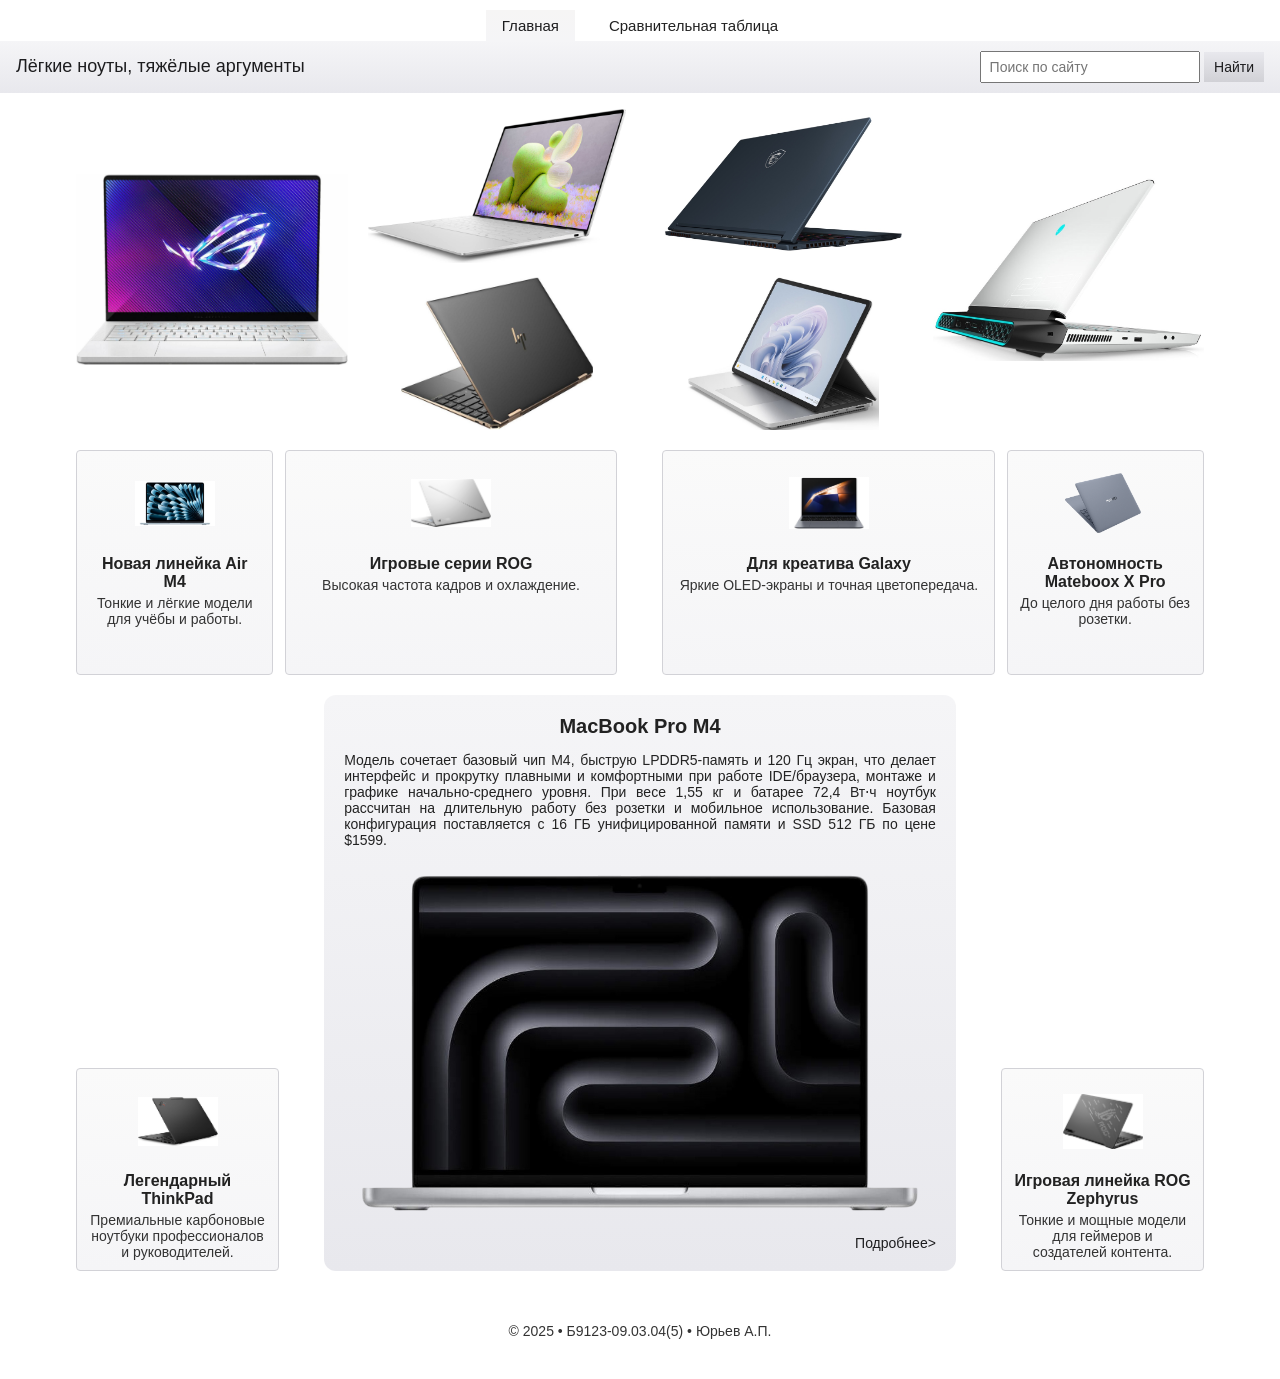
<file: index.html>
<!DOCTYPE html>
<html lang="ru">
<head>
  <meta charset="UTF-8">
  <meta name="viewport" content="width=device-width, initial-scale=1">
  <title>Ноутбуки — главная</title>
  <link rel="stylesheet" href="css/style.css">
</head>
<body>

  <nav class="topnav">
    <ul class="topnav__list">
      <li class="topnav__item topnav__item--active"><a href="#">Главная</a></li>
      <li class="topnav__item"><a href="data.html">Сравнительная таблица</a></li>
    </ul>
  </nav>

  <div class="brandbar">
    <div class="brandbar__inner">
      <span class="brandbar__logo">Лёгкие ноуты, тяжёлые аргументы</span>
      <div class="brandbar__search">
        <input type="text" placeholder="Поиск по сайту">
        <button type="button">Найти</button>
      </div>
    </div>
  </div>

  <main class="page">

    <div class="gallery">
      <div class="column column-tall">
        <div class="cell">
          <a href="laptop.html">
            <img src="images/ROG_Zephyrus.jpeg" alt="Фото 1">
          </a>
        </div>
      </div>

      <div class="column column-mid">
        <div class="cell">
          <img src="images/XPS_13.jpg" alt="Фото 2">
        </div>
        <div class="cell">
          <img src="images/HP_Spectre_x360.jpeg" alt="Фото 3">
        </div>
      </div>

      <div class="column column-mid">
        <div class="cell">
          <img src="images/MSI_Stealth_16_Studio.jpeg" alt="Фото 4">
        </div>
        <div class="cell">
          <img src="images/Microsoft-Surface-Laptop-Studio.jpeg" alt="Фото 5">
        </div>
      </div>

      <div class="column column-tall">
        <div class="cell">
          <img src="images/Alienware_Area_51m_R2.jpeg" alt="Фото 6">
        </div>
      </div>
    </div>

    <div class="cards cards--top">
      <article class="card card--narrow">
        <img class="card__pic" src="images/Macbook_Air.jpeg" alt="Мини">
        <h3 class="card__title">Новая линейка Air M4</h3>
        <p class="card__text">Тонкие и лёгкие модели для учёбы и работы.</p>
      </article>

      <article class="card card--wide">
        <img class="card__pic" src="images/ROG_Zephyrus_1.jpeg" alt="Мини">
        <h3 class="card__title">Игровые серии ROG</h3>
        <p class="card__text">Высокая частота кадров и охлаждение.</p>
      </article>

      <div class="cards__spacer" aria-hidden="true"></div>

      <article class="card card--wide">
        <img class="card__pic" src="images/Samsung_Galaxy_Book4_Ultra.jpeg" alt="Мини">
        <h3 class="card__title">Для креатива Galaxy</h3>
        <p class="card__text">Яркие OLED‑экраны и точная цветопередача.</p>
      </article>

      <article class="card card--narrow">
        <img class="card__pic" src="images/Huawei_Matebook_X_Pro.png" alt="Мини">
        <h3 class="card__title">Автономность Mateboox X Pro</h3>
        <p class="card__text">До целого дня работы без розетки.</p>
      </article>
    </div>

    <div class="feature-row">
      <article class="card card--side">
        <img class="card__pic" src="images/Lenovo_ThinkPad_X1.jpg" alt="Мини">
        <h3 class="card__title">Легендарный ThinkPad</h3>
        <p class="card__text">Премиальные карбоновые ноутбуки профессионалов и руководителей.
        </p>
      </article>

      <div class="feature">
        <h2 class="feature__title">MacBook Pro M4</h2>
        <p>Модель сочетает базовый чип M4, быструю LPDDR5‑память и 120 Гц экран, что делает интерфейс и прокрутку плавными и комфортными при работе IDE/браузера, монтаже и графике начально‑среднего уровня. При весе 1,55 кг и батарее 72,4 Вт⋅ч ноутбук рассчитан на длительную работу без розетки и мобильное использование. Базовая конфигурация поставляется с 16 ГБ унифицированной памяти и SSD 512 ГБ по цене $1599.</p>
        <div class="feature__image">
          <img src="images/Macbook_Pro.png" alt="Широкое изображение">
        </div>
        <a class="feature__more" href="#">Подробнее&gt;</a>
      </div>

      <article class="card card--side">
        <img class="card__pic" src="images/ROG_Zephyrus_2.jpeg" alt="Мини">
        <h3 class="card__title">Игровая линейка ROG Zephyrus</h3>
        <p class="card__text">Тонкие и мощные модели для геймеров и создателей контента.
        </p>
      </article>
    </div>

  </main>

  <footer class="footer">
    <p>© 2025 • Б9123-09.03.04(5) • Юрьев А.П.</p>
  </footer>

</body>
</html>
</file>
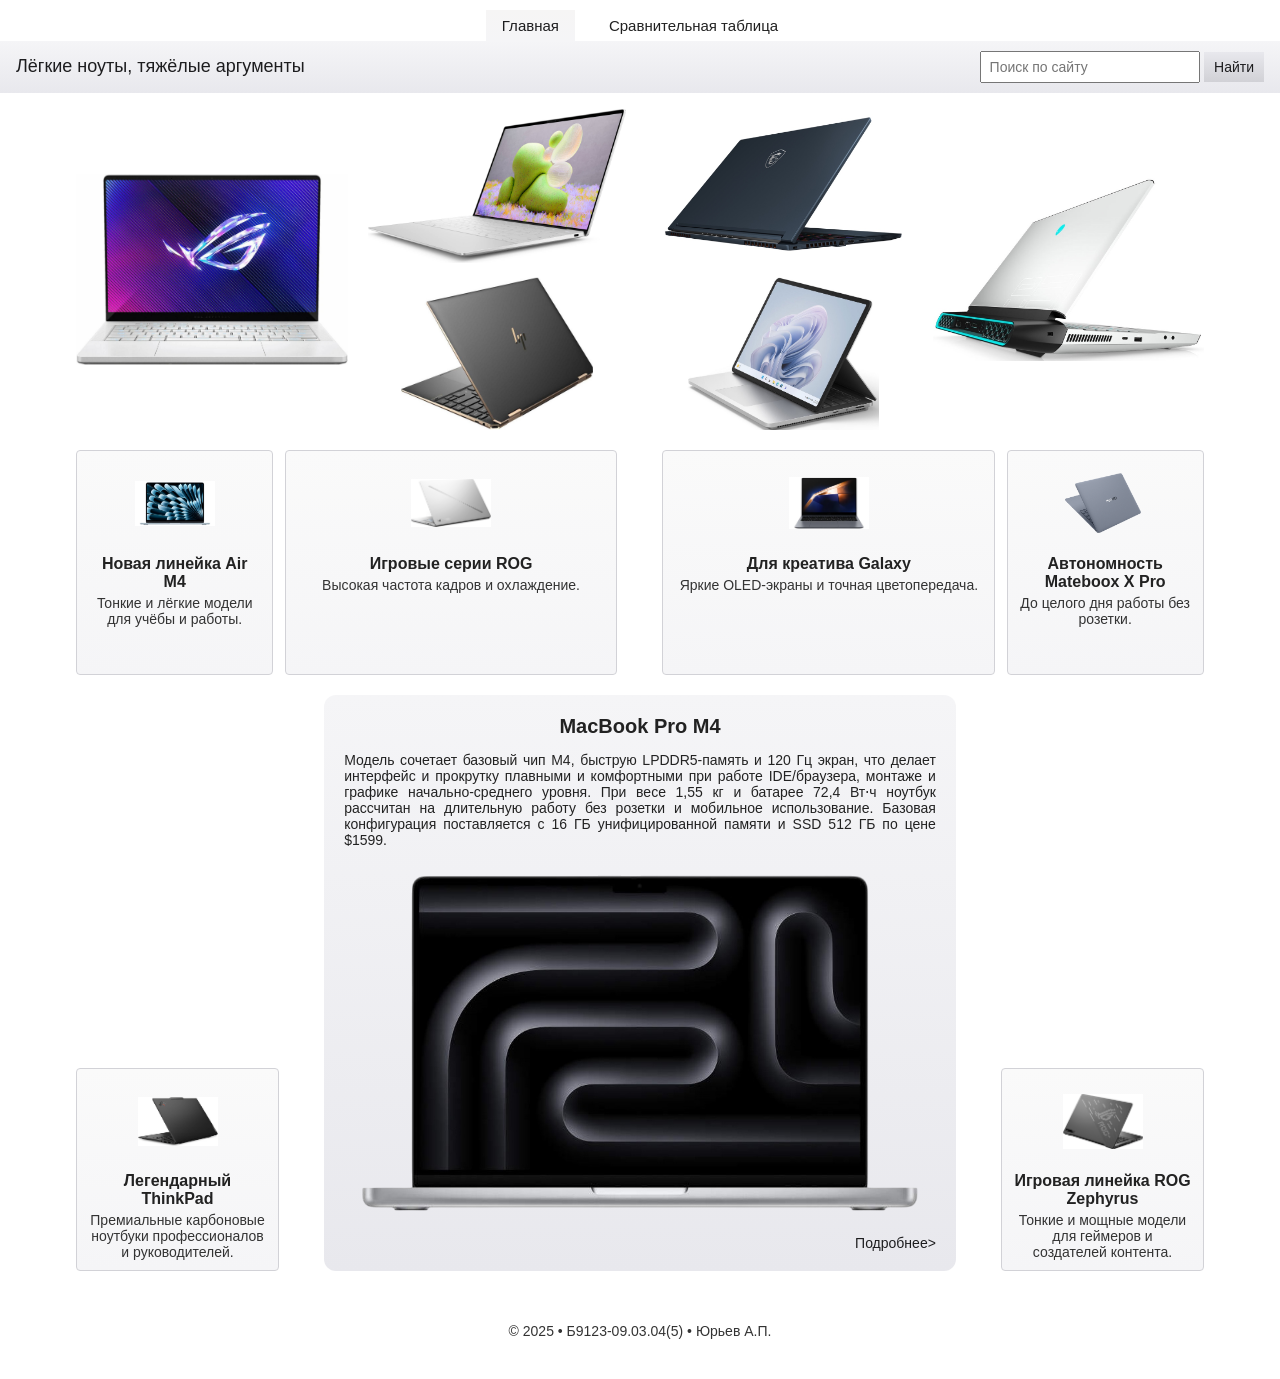
<file: html/index.html>
<!DOCTYPE html>
<html lang="ru">
<head>
  <meta charset="UTF-8">
  <meta name="viewport" content="width=device-width, initial-scale=1">
  <title>Ноутбуки — главная</title>
  <link rel="stylesheet" href="../css/style.css">
</head>
<body>

  <nav class="topnav">
    <ul class="topnav__list">
      <li class="topnav__item topnav__item--active"><a href="#">Главная</a></li>
      <li class="topnav__item"><a href="data.html">Сравнительная таблица</a></li>
    </ul>
  </nav>

  <div class="brandbar">
    <div class="brandbar__inner">
      <span class="brandbar__logo">Лёгкие ноуты, тяжёлые аргументы</span>
      <div class="brandbar__search">
        <input type="text" placeholder="Поиск по сайту">
        <button type="button">Найти</button>
      </div>
    </div>
  </div>

  <main class="page">

    <section class="gallery">
      <div class="column column-tall">
        <div class="cell">
          <a href="laptop.html">
            <img src="../images/ROG_Zephyrus.jpeg" alt="Фото 1">
          </a>
        </div>
      </div>

      <div class="column column-mid">
        <div class="cell">
          <img src="../images/XPS_13.jpg" alt="Фото 2">
        </div>
        <div class="cell">
          <img src="../images/HP_Spectre_x360.jpeg" alt="Фото 3">
        </div>
      </div>

      <div class="column column-mid">
        <div class="cell">
          <img src="../images/MSI_Stealth_16_Studio.jpeg" alt="Фото 4">
        </div>
        <div class="cell">
          <img src="../images/Microsoft-Surface-Laptop-Studio.jpeg" alt="Фото 5">
        </div>
      </div>

      <div class="column column-tall">
        <div class="cell">
          <img src="../images/Alienware_Area_51m_R2.jpeg" alt="Фото 6">
        </div>
      </div>
    </section>

    <section class="cards cards--top">
      <article class="card card--narrow">
        <img class="card__pic" src="../images/Macbook_Air.jpeg" alt="Мини">
        <h3 class="card__title">Новая линейка Air M4</h3>
        <p class="card__text">Тонкие и лёгкие модели для учёбы и работы.</p>
      </article>

      <article class="card card--wide">
        <img class="card__pic" src="../images/ROG_Zephyrus_1.jpeg" alt="Мини">
        <h3 class="card__title">Игровые серии ROG</h3>
        <p class="card__text">Высокая частота кадров и охлаждение.</p>
      </article>

      <div class="cards__spacer" aria-hidden="true"></div>

      <article class="card card--wide">
        <img class="card__pic" src="../images/Samsung_Galaxy_Book4_Ultra.jpeg" alt="Мини">
        <h3 class="card__title">Для креатива Galaxy</h3>
        <p class="card__text">Яркие OLED‑экраны и точная цветопередача.</p>
      </article>

      <article class="card card--narrow">
        <img class="card__pic" src="../images/Huawei_Matebook_X_Pro.png" alt="Мини">
        <h3 class="card__title">Автономность Mateboox X Pro</h3>
        <p class="card__text">До целого дня работы без розетки.</p>
      </article>
    </section>

    <section class="feature-row">
      <article class="card card--side">
        <img class="card__pic" src="../images/Lenovo_ThinkPad_X1.jpg" alt="Мини">
        <h3 class="card__title">Легендарный ThinkPad</h3>
        <p class="card__text">Премиальные карбоновые ноутбуки профессионалов и руководителей.
        </p>
      </article>

      <section class="feature">
        <h2 class="feature__title">MacBook Pro M4</h2>
        <p>Модель сочетает базовый чип M4, быструю LPDDR5‑память и 120 Гц экран, что делает интерфейс и прокрутку плавными и комфортными при работе IDE/браузера, монтаже и графике начально‑среднего уровня. При весе 1,55 кг и батарее 72,4 Вт⋅ч ноутбук рассчитан на длительную работу без розетки и мобильное использование. Базовая конфигурация поставляется с 16 ГБ унифицированной памяти и SSD 512 ГБ по цене $1599.</p>
        <div class="feature__image">
          <img src="../images/Macbook_Pro.png" alt="Широкое изображение">
        </div>
        <a class="feature__more" href="#">Подробнее&gt;</a>
      </section>

      <article class="card card--side">
        <img class="card__pic" src="../images/ROG_Zephyrus_2.jpeg" alt="Мини">
        <h3 class="card__title">Игровая линейка ROG Zephyrus</h3>
        <p class="card__text">Тонкие и мощные модели для геймеров и создателей контента.
        </p>
      </article>
    </section>

  </main>

  <footer class="footer">
    <p>© 2025 • Б9123-09.03.04(5) • Юрьев А.П.</p>
  </footer>

</body>
</html>
</file>
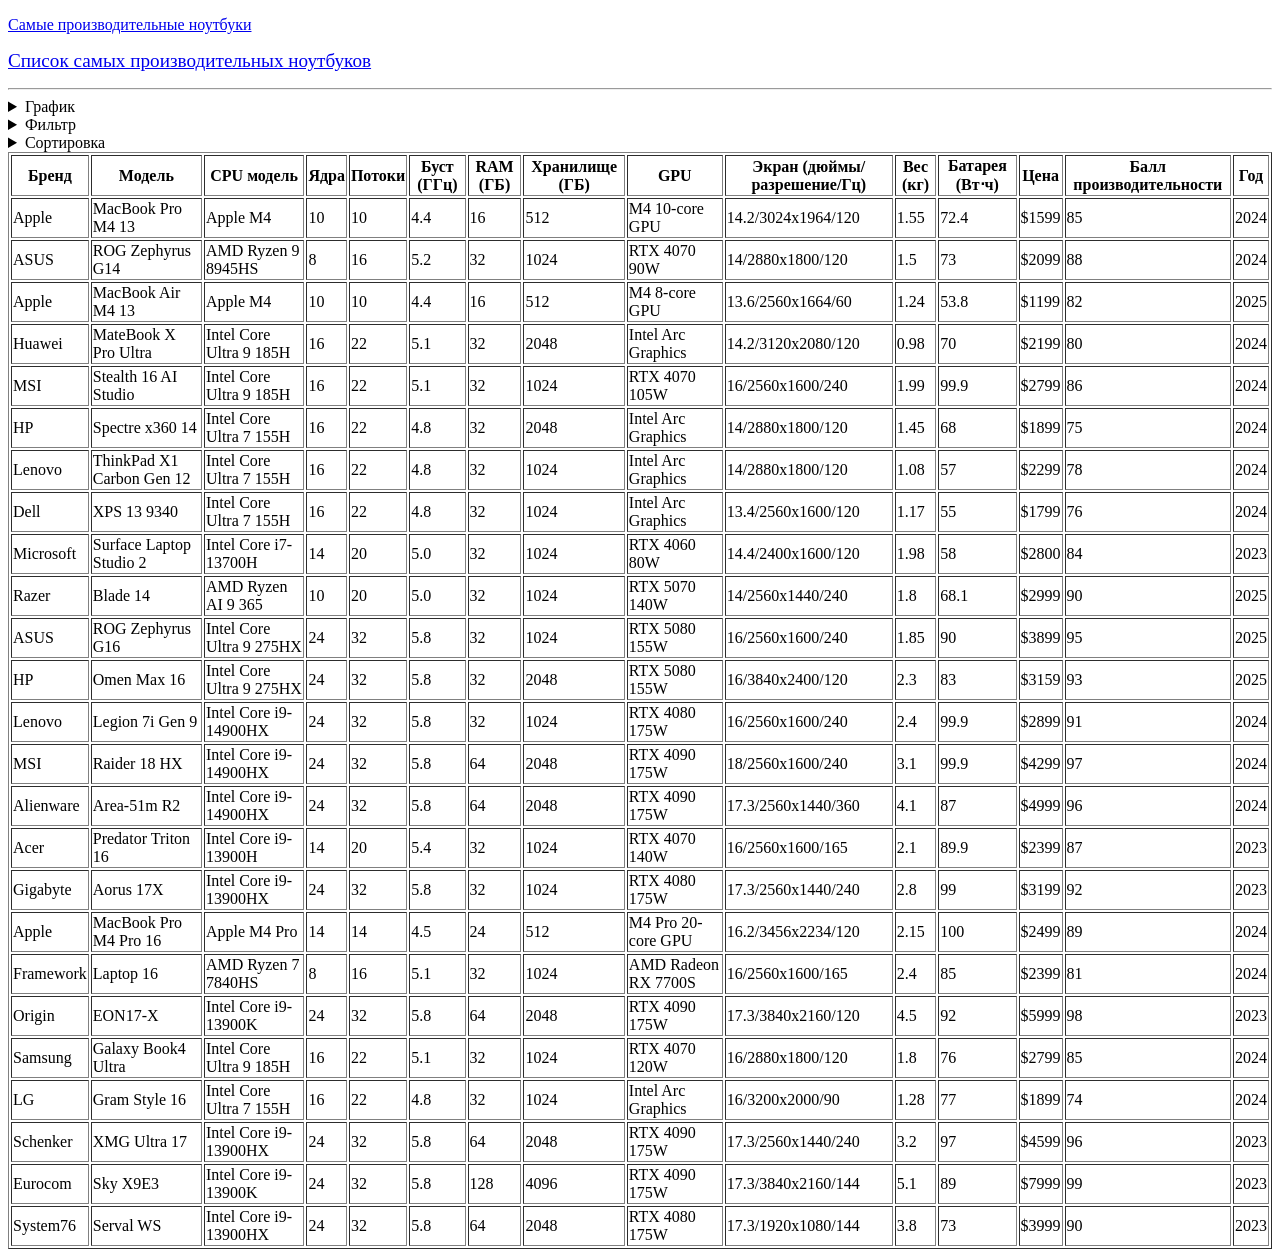
<file: data.html>
<!DOCTYPE html>
<html lang="ru">
	<head>
		<meta charset="utf-8">
		<meta name="viewport" content="width=device-width, initial-scale=1">
		<title>Новая страница</title>
	</head>
	<body>
		<div class="links">
			<p><a href="index.html">Самые производительные ноутбуки</a></p>
			<p>
				<a href="data.html"
					><big>Список самых производительных ноутбуков</big></a
				>
			</p>
		</div>
		<hr>
		<div class="filters">
			<details>
				<summary>График</summary>
				<p><b>Значение по оси OX:</b></p>
				<form>
					<label> <input type="radio" id="manufacturer" name="quest_1" value="1_1">Производитель </label><br>
   				<label> <input type="radio" id="year" name="quest_1" value="1_2">Год </label><br>
   				<label> <input type="radio" id="model" name="quest_1" value="1_3">Модель </label>
				</form>
				<p><b>Значение по оси OY:</b></p>
				<form>
					<label> <input type="checkbox" id="max_price" name="quest_2" value="2_1">Максимальная цена </label><br>
   				<label> <input type="checkbox" id="min_price" name="quest_2" value="2_2">Минимальная цена </label><br>
   				<label> <input type="checkbox" id="performance_average" name="quest_2" value="2_3">Средний балл производительности </label>
				</form>
				<p><input type="button" id="build" value="Построить"></p>
				<p>Здесь будет график</p>
			</details>
			<details>
				<summary>Фильтр</summary>
				<form>
					<p>Бренд: <input type="text" name="brand" id="brand"></p>
					<p>Модель: <input type="text" name="model_input" id="model_input"></p>
					<p>CPU модель: <input type="text" name="CPU" id="CPU"></p>
					<p>Ядра: от <input type="text" name="kernel" id="kernel_min"> до <input type="text" name="kernel" id="kernel_max"></p>
					<p>Потоки: от <input type="text" name="threads" id="threads_min"> до <input type="text" name="threads" id="threads_max"></p>
					<p>Буст (ГГц): от <input type="text" name="boost" id="boost_min"> до <input type="text" name="boost" id="boost_max"></p>
					<p>RAM (ГБ): от <input type="text" name="RAM" id="RAM_min"> до <input type="text" name="RAM" id="RAM_max"></p>
					<p>Хранилище (ГБ): от <input type="text" name="storage" id="storage_min"> до <input type="text" name="storage" id="storage_max"></p>
					<p>GPU: <input type="text" name="GPU" id="GPU"></p>
					<p>Экран (дюймы/разрешение/Гц): <input type="text" name="screen" id="screen"></p>
					<p>Вес (кг): от <input type="text" name="weight" id="weight_min"> до <input type="text" name="weight" id="weight_max"></p>
					<p>Батарея (Вт⋅ч): от <input type="text" name="battery" id="battery_min"> до <input type="text" name="battery" id="battery_max"></p>
					<p>Цена: от <input type="text" name="price" id="price_min"> до <input type="text" name="price" id="price_max"></p>
					<p>Балл производительности: от <input type="text" name="performance_min" id="performance"> до <input type="text" name="performance" id="performance_max"></p>
					<p>Год: от <input type="text" name="year" id="year_min"> до <input type="text" name="year" id="year_max"></p>
				</form>
				<p><input type="button" id="find" value="Найти"></p>
			</details>
			<details>
				<summary>Сортировка</summary>
				<p>
				<label for="task_1">
          Первый уровень:
          <select id="task_1">
            <option value="0">Нет</option>
            <option value="1">Бренд</option>
            <option value="2">Модель</option>
            <option value="3">CPU модель</option>
						<option value="4">Ядра</option>
						<option value="5">Потоки</option>
						<option value="6">Буст (ГГц)</option>
						<option value="7">RAM (ГБ)</option>
						<option value="8">Хранилище (ГБ)</option>
						<option value="9">GPU</option>
						<option value="10">Экран (дюймы/разрешение/Гц)</option>
						<option value="11">Вес (кг)</option>
						<option value="12">Батарея (Вт⋅ч)</option>
						<option value="13">Цена</option>
						<option value="14">Балл производительности</option>
						<option value="15">Год</option>
          </select>
        </label>
				<label> 
					По убыванию?
					<input type="checkbox" id="yes_or_no_1" name="quest_2" value="2_1"></label>
				</p>
				<p>
				<label for="task_2">
          Второй уровень:
          <select id="task_2">
            <option value="0">Нет</option>
            <option value="1">Бренд</option>
            <option value="2">Модель</option>
            <option value="3">CPU модель</option>
						<option value="4">Ядра</option>
						<option value="5">Потоки</option>
						<option value="6">Буст (ГГц)</option>
						<option value="7">RAM (ГБ)</option>
						<option value="8">Хранилище (ГБ)</option>
						<option value="9">GPU</option>
						<option value="10">Экран (дюймы/разрешение/Гц)</option>
						<option value="11">Вес (кг)</option>
						<option value="12">Батарея (Вт⋅ч)</option>
						<option value="13">Цена</option>
						<option value="14">Балл производительности</option>
						<option value="15">Год</option>
          </select>
        </label>
				<label> 
					По убыванию?
					<input type="checkbox" id="yes_or_no_2" name="quest_2" value="2_1"></label>
				</p>
				<p>
				<label for="task_3">
          Третий уровень:
          <select id="task_3">
						<option value="0">Нет</option>
            <option value="1">Бренд</option>
            <option value="2">Модель</option>
            <option value="3">CPU модель</option>
						<option value="4">Ядра</option>
						<option value="5">Потоки</option>
						<option value="6">Буст (ГГц)</option>
						<option value="7">RAM (ГБ)</option>
						<option value="8">Хранилище (ГБ)</option>
						<option value="9">GPU</option>
						<option value="10">Экран (дюймы/разрешение/Гц)</option>
						<option value="11">Вес (кг)</option>
						<option value="12">Батарея (Вт⋅ч)</option>
						<option value="13">Цена</option>
						<option value="14">Балл производительности</option>
						<option value="15">Год</option>
          </select>
        </label>
				<label> 
					По убыванию?
					<input type="checkbox" id="yes_or_no_3" name="quest_2" value="2_1"></label>
				</p>
				<p><input type="button" id="sort" value="Сортировать"></p>
			</details>
		</div>
		<div class="table">
			<table border="1" align="middle">
				<thead>
					<tr>
						<th scope="col">Бренд</th>
						<th scope="col">Модель</th>
						<th scope="col">CPU модель</th>
						<th scope="col">Ядра</th>
						<th scope="col">Потоки</th>
						<th scope="col">Буст (ГГц)</th>
						<th scope="col">RAM (ГБ)</th>
						<th scope="col">Хранилище (ГБ)</th>
						<th scope="col">GPU</th>
						<th scope="col">Экран (дюймы/разрешение/Гц)</th>
						<th scope="col">Вес (кг)</th>
						<th scope="col">Батарея (Вт⋅ч)</th>
						<th scope="col">Цена</th>
						<th scope="col">Балл производительности</th>
						<th scope="col">Год</th>
					</tr>
				</thead>
				<tbody>
					<tr>
						<td>Apple</td>
						<td>MacBook Pro M4 13</td>
						<td>Apple M4</td>
						<td>10</td>
						<td>10</td>
						<td>4.4</td>
						<td>16</td>
						<td>512</td>
						<td>M4 10-core GPU</td>
						<td>14.2/3024x1964/120</td>
						<td>1.55</td>
						<td>72.4</td>
						<td>$1599</td>
						<td>85</td>
						<td>2024</td>
					</tr>
					<tr>
						<td>ASUS</td>
						<td>ROG Zephyrus G14</td>
						<td>AMD Ryzen 9 8945HS</td>
						<td>8</td>
						<td>16</td>
						<td>5.2</td>
						<td>32</td>
						<td>1024</td>
						<td>RTX 4070 90W</td>
						<td>14/2880x1800/120</td>
						<td>1.5</td>
						<td>73</td>
						<td>$2099</td>
						<td>88</td>
						<td>2024</td>
					</tr>
					<tr>
						<td>Apple</td>
						<td>MacBook Air M4 13</td>
						<td>Apple M4</td>
						<td>10</td>
						<td>10</td>
						<td>4.4</td>
						<td>16</td>
						<td>512</td>
						<td>M4 8-core GPU</td>
						<td>13.6/2560x1664/60</td>
						<td>1.24</td>
						<td>53.8</td>
						<td>$1199</td>
						<td>82</td>
						<td>2025</td>
					</tr>
					<tr>
						<td>Huawei</td>
						<td>MateBook X Pro Ultra</td>
						<td>Intel Core Ultra 9 185H</td>
						<td>16</td>
						<td>22</td>
						<td>5.1</td>
						<td>32</td>
						<td>2048</td>
						<td>Intel Arc Graphics</td>
						<td>14.2/3120x2080/120</td>
						<td>0.98</td>
						<td>70</td>
						<td>$2199</td>
						<td>80</td>
						<td>2024</td>
					</tr>
					<tr>
						<td>MSI</td>
						<td>Stealth 16 AI Studio</td>
						<td>Intel Core Ultra 9 185H</td>
						<td>16</td>
						<td>22</td>
						<td>5.1</td>
						<td>32</td>
						<td>1024</td>
						<td>RTX 4070 105W</td>
						<td>16/2560x1600/240</td>
						<td>1.99</td>
						<td>99.9</td>
						<td>$2799</td>
						<td>86</td>
						<td>2024</td>
					</tr>
					<tr>
						<td>HP</td>
						<td>Spectre x360 14</td>
						<td>Intel Core Ultra 7 155H</td>
						<td>16</td>
						<td>22</td>
						<td>4.8</td>
						<td>32</td>
						<td>2048</td>
						<td>Intel Arc Graphics</td>
						<td>14/2880x1800/120</td>
						<td>1.45</td>
						<td>68</td>
						<td>$1899</td>
						<td>75</td>
						<td>2024</td>
					</tr>
					<tr>
						<td>Lenovo</td>
						<td>ThinkPad X1 Carbon Gen 12</td>
						<td>Intel Core Ultra 7 155H</td>
						<td>16</td>
						<td>22</td>
						<td>4.8</td>
						<td>32</td>
						<td>1024</td>
						<td>Intel Arc Graphics</td>
						<td>14/2880x1800/120</td>
						<td>1.08</td>
						<td>57</td>
						<td>$2299</td>
						<td>78</td>
						<td>2024</td>
					</tr>
					<tr>
						<td>Dell</td>
						<td>XPS 13 9340</td>
						<td>Intel Core Ultra 7 155H</td>
						<td>16</td>
						<td>22</td>
						<td>4.8</td>
						<td>32</td>
						<td>1024</td>
						<td>Intel Arc Graphics</td>
						<td>13.4/2560x1600/120</td>
						<td>1.17</td>
						<td>55</td>
						<td>$1799</td>
						<td>76</td>
						<td>2024</td>
					</tr>
					<tr>
						<td>Microsoft</td>
						<td>Surface Laptop Studio 2</td>
						<td>Intel Core i7-13700H</td>
						<td>14</td>
						<td>20</td>
						<td>5.0</td>
						<td>32</td>
						<td>1024</td>
						<td>RTX 4060 80W</td>
						<td>14.4/2400x1600/120</td>
						<td>1.98</td>
						<td>58</td>
						<td>$2800</td>
						<td>84</td>
						<td>2023</td>
					</tr>
					<tr>
						<td>Razer</td>
						<td>Blade 14</td>
						<td>AMD Ryzen AI 9 365</td>
						<td>10</td>
						<td>20</td>
						<td>5.0</td>
						<td>32</td>
						<td>1024</td>
						<td>RTX 5070 140W</td>
						<td>14/2560x1440/240</td>
						<td>1.8</td>
						<td>68.1</td>
						<td>$2999</td>
						<td>90</td>
						<td>2025</td>
					</tr>
					<tr>
						<td>ASUS</td>
						<td>ROG Zephyrus G16</td>
						<td>Intel Core Ultra 9 275HX</td>
						<td>24</td>
						<td>32</td>
						<td>5.8</td>
						<td>32</td>
						<td>1024</td>
						<td>RTX 5080 155W</td>
						<td>16/2560x1600/240</td>
						<td>1.85</td>
						<td>90</td>
						<td>$3899</td>
						<td>95</td>
						<td>2025</td>
					</tr>
					<tr>
						<td>HP</td>
						<td>Omen Max 16</td>
						<td>Intel Core Ultra 9 275HX</td>
						<td>24</td>
						<td>32</td>
						<td>5.8</td>
						<td>32</td>
						<td>2048</td>
						<td>RTX 5080 155W</td>
						<td>16/3840x2400/120</td>
						<td>2.3</td>
						<td>83</td>
						<td>$3159</td>
						<td>93</td>
						<td>2025</td>
					</tr>
					<tr>
						<td>Lenovo</td>
						<td>Legion 7i Gen 9</td>
						<td>Intel Core i9-14900HX</td>
						<td>24</td>
						<td>32</td>
						<td>5.8</td>
						<td>32</td>
						<td>1024</td>
						<td>RTX 4080 175W</td>
						<td>16/2560x1600/240</td>
						<td>2.4</td>
						<td>99.9</td>
						<td>$2899</td>
						<td>91</td>
						<td>2024</td>
					</tr>
					<tr>
						<td>MSI</td>
						<td>Raider 18 HX</td>
						<td>Intel Core i9-14900HX</td>
						<td>24</td>
						<td>32</td>
						<td>5.8</td>
						<td>64</td>
						<td>2048</td>
						<td>RTX 4090 175W</td>
						<td>18/2560x1600/240</td>
						<td>3.1</td>
						<td>99.9</td>
						<td>$4299</td>
						<td>97</td>
						<td>2024</td>
					</tr>
					<tr>
						<td>Alienware</td>
						<td>Area-51m R2</td>
						<td>Intel Core i9-14900HX</td>
						<td>24</td>
						<td>32</td>
						<td>5.8</td>
						<td>64</td>
						<td>2048</td>
						<td>RTX 4090 175W</td>
						<td>17.3/2560x1440/360</td>
						<td>4.1</td>
						<td>87</td>
						<td>$4999</td>
						<td>96</td>
						<td>2024</td>
					</tr>
					<tr>
						<td>Acer</td>
						<td>Predator Triton 16</td>
						<td>Intel Core i9-13900H</td>
						<td>14</td>
						<td>20</td>
						<td>5.4</td>
						<td>32</td>
						<td>1024</td>
						<td>RTX 4070 140W</td>
						<td>16/2560x1600/165</td>
						<td>2.1</td>
						<td>89.9</td>
						<td>$2399</td>
						<td>87</td>
						<td>2023</td>
					</tr>
					<tr>
						<td>Gigabyte</td>
						<td>Aorus 17X</td>
						<td>Intel Core i9-13900HX</td>
						<td>24</td>
						<td>32</td>
						<td>5.8</td>
						<td>32</td>
						<td>1024</td>
						<td>RTX 4080 175W</td>
						<td>17.3/2560x1440/240</td>
						<td>2.8</td>
						<td>99</td>
						<td>$3199</td>
						<td>92</td>
						<td>2023</td>
					</tr>
					<tr>
						<td>Apple</td>
						<td>MacBook Pro M4 Pro 16</td>
						<td>Apple M4 Pro</td>
						<td>14</td>
						<td>14</td>
						<td>4.5</td>
						<td>24</td>
						<td>512</td>
						<td>M4 Pro 20-core GPU</td>
						<td>16.2/3456x2234/120</td>
						<td>2.15</td>
						<td>100</td>
						<td>$2499</td>
						<td>89</td>
						<td>2024</td>
					</tr>
					<tr>
						<td>Framework</td>
						<td>Laptop 16</td>
						<td>AMD Ryzen 7 7840HS</td>
						<td>8</td>
						<td>16</td>
						<td>5.1</td>
						<td>32</td>
						<td>1024</td>
						<td>AMD Radeon RX 7700S</td>
						<td>16/2560x1600/165</td>
						<td>2.4</td>
						<td>85</td>
						<td>$2399</td>
						<td>81</td>
						<td>2024</td>
					</tr>
					<tr>
						<td>Origin</td>
						<td>EON17-X</td>
						<td>Intel Core i9-13900K</td>
						<td>24</td>
						<td>32</td>
						<td>5.8</td>
						<td>64</td>
						<td>2048</td>
						<td>RTX 4090 175W</td>
						<td>17.3/3840x2160/120</td>
						<td>4.5</td>
						<td>92</td>
						<td>$5999</td>
						<td>98</td>
						<td>2023</td>
					</tr>
					<tr>
						<td>Samsung</td>
						<td>Galaxy Book4 Ultra</td>
						<td>Intel Core Ultra 9 185H</td>
						<td>16</td>
						<td>22</td>
						<td>5.1</td>
						<td>32</td>
						<td>1024</td>
						<td>RTX 4070 120W</td>
						<td>16/2880x1800/120</td>
						<td>1.8</td>
						<td>76</td>
						<td>$2799</td>
						<td>85</td>
						<td>2024</td>
					</tr>
					<tr>
						<td>LG</td>
						<td>Gram Style 16</td>
						<td>Intel Core Ultra 7 155H</td>
						<td>16</td>
						<td>22</td>
						<td>4.8</td>
						<td>32</td>
						<td>1024</td>
						<td>Intel Arc Graphics</td>
						<td>16/3200x2000/90</td>
						<td>1.28</td>
						<td>77</td>
						<td>$1899</td>
						<td>74</td>
						<td>2024</td>
					</tr>
					<tr>
						<td>Schenker</td>
						<td>XMG Ultra 17</td>
						<td>Intel Core i9-13900HX</td>
						<td>24</td>
						<td>32</td>
						<td>5.8</td>
						<td>64</td>
						<td>2048</td>
						<td>RTX 4090 175W</td>
						<td>17.3/2560x1440/240</td>
						<td>3.2</td>
						<td>97</td>
						<td>$4599</td>
						<td>96</td>
						<td>2023</td>
					</tr>
					<tr>
						<td>Eurocom</td>
						<td>Sky X9E3</td>
						<td>Intel Core i9-13900K</td>
						<td>24</td>
						<td>32</td>
						<td>5.8</td>
						<td>128</td>
						<td>4096</td>
						<td>RTX 4090 175W</td>
						<td>17.3/3840x2160/144</td>
						<td>5.1</td>
						<td>89</td>
						<td>$7999</td>
						<td>99</td>
						<td>2023</td>
					</tr>
					<tr>
						<td>System76</td>
						<td>Serval WS</td>
						<td>Intel Core i9-13900HX</td>
						<td>24</td>
						<td>32</td>
						<td>5.8</td>
						<td>64</td>
						<td>2048</td>
						<td>RTX 4080 175W</td>
						<td>17.3/1920x1080/144</td>
						<td>3.8</td>
						<td>73</td>
						<td>$3999</td>
						<td>90</td>
						<td>2023</td>
					</tr>
				</tbody>
			</table>
		</div>
	</body>
</html>
</file>
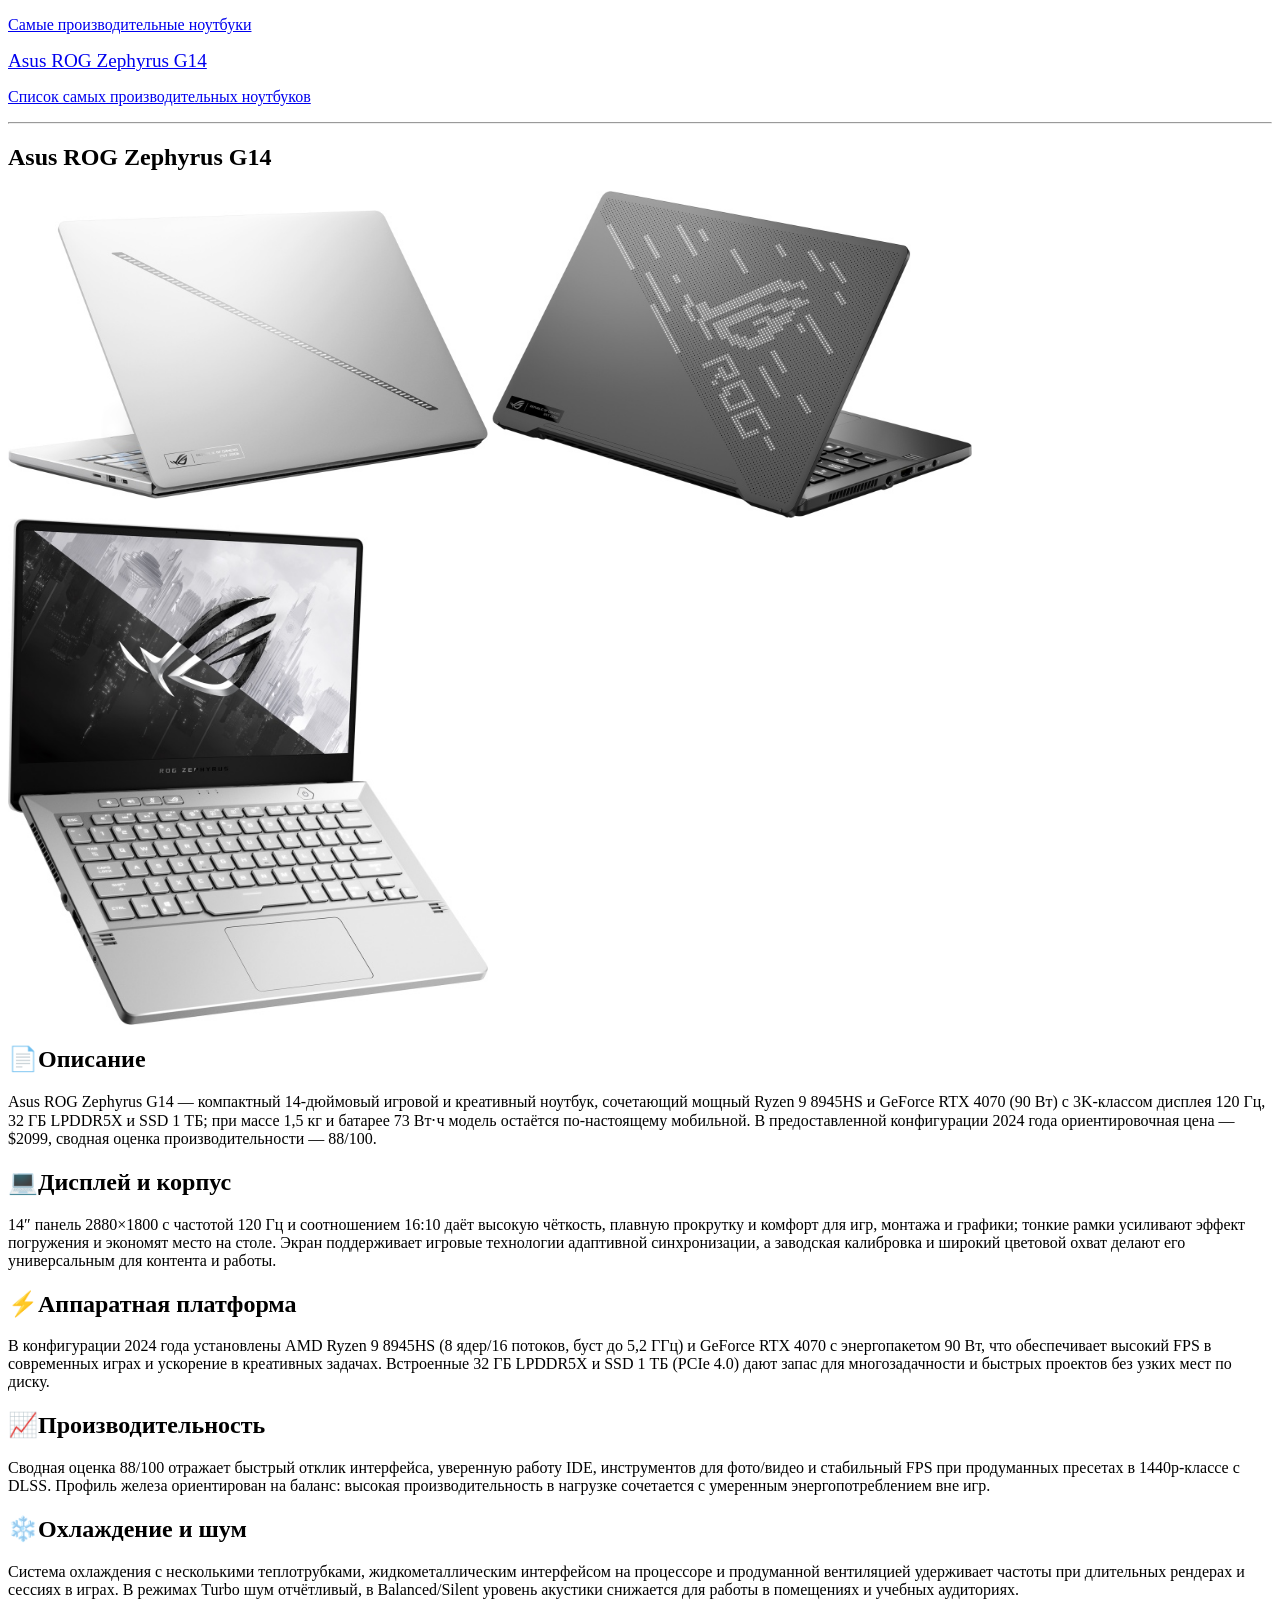
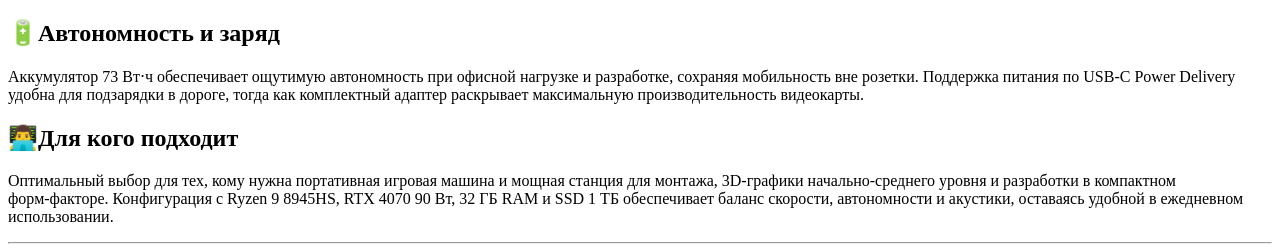
<file: laptop.html>
<!DOCTYPE html>
<html lang="ru">
	<head>
		<meta charset="utf-8">
		<meta name="viewport" content="width=device-width, initial-scale=1">
		<title>ROG Zephyrus</title>
	</head>
	<body>
		<div class="links">
			<p><a href="index.html">Самые производительные ноутбуки</a></p>
			<p><a href="laptop.html"><big>Asus ROG Zephyrus G14</big></a></p>
			<p><a href="data.html">Список самых производительных ноутбуков</a></p>
		</div>
		<hr>
		<div class="name">
			<h2>Asus ROG Zephyrus G14</h2>
		</div>
		<div class="devices">
			<p>
				<img alt=”ROG_Zephyrus1” src="images/ROG_Zephyrus_1.jpeg" width="480" align="middle">
				<img alt=”ROG_Zephyrus2” src="images/ROG_Zephyrus_2.jpeg" width="480" align="middle">
				<img alt=”ROG_Zephyrus3” src="images/ROG_Zephyrus_3.jpeg" width="480" align="middle">
			</p>
			<h2><b>📄Описание</b></h2>
			<p>
				Asus ROG Zephyrus G14 — компактный 14‑дюймовый игровой и креативный ноутбук, сочетающий мощный Ryzen 9 8945HS и GeForce RTX 4070 (90 Вт) с 3K‑классом дисплея 120 Гц, 32 ГБ LPDDR5X и SSD 1 ТБ; при массе 1,5 кг и батарее 73 Вт⋅ч модель остаётся по‑настоящему мобильной. В предоставленной конфигурации 2024 года ориентировочная цена — $2099, сводная оценка производительности — 88/100.
			</p>
			<h2><b>💻Дисплей и корпус</b></h2>
			<p>
				14″ панель 2880×1800 с частотой 120 Гц и соотношением 16:10 даёт высокую чёткость, плавную прокрутку и комфорт для игр, монтажа и графики; тонкие рамки усиливают эффект погружения и экономят место на столе. Экран поддерживает игровые технологии адаптивной синхронизации, а заводская калибровка и широкий цветовой охват делают его универсальным для контента и работы.
			</p>
			<h2><b>⚡️Аппаратная платформа</b></h2>
			<p>
				В конфигурации 2024 года установлены AMD Ryzen 9 8945HS (8 ядер/16 потоков, буст до 5,2 ГГц) и GeForce RTX 4070 с энергопакетом 90 Вт, что обеспечивает высокий FPS в современных играх и ускорение в креативных задачах. Встроенные 32 ГБ LPDDR5X и SSD 1 ТБ (PCIe 4.0) дают запас для многозадачности и быстрых проектов без узких мест по диску.
			</p>
			<h2><b>📈Производительность</b></h2>
			<p>
				Сводная оценка 88/100 отражает быстрый отклик интерфейса, уверенную работу IDE, инструментов для фото/видео и стабильный FPS при продуманных пресетах в 1440p‑классе с DLSS. Профиль железа ориентирован на баланс: высокая производительность в нагрузке сочетается с умеренным энергопотреблением вне игр.
			</p>
			<h2><b>❄️Охлаждение и шум</b></h2>
			<p>
				Система охлаждения с несколькими теплотрубками, жидкометаллическим интерфейсом на процессоре и продуманной вентиляцией удерживает частоты при длительных рендерах и сессиях в играх. В режимах Turbo шум отчётливый, в Balanced/Silent уровень акустики снижается для работы в помещениях и учебных аудиториях.
			</p>
			<h2><b>🔋Автономность и заряд</b></h2>
			<p>
				Аккумулятор 73 Вт⋅ч обеспечивает ощутимую автономность при офисной нагрузке и разработке, сохраняя мобильность вне розетки. Поддержка питания по USB‑C Power Delivery удобна для подзарядки в дороге, тогда как комплектный адаптер раскрывает максимальную производительность видеокарты.
			</p>
			<h2><b>👨‍💻Для кого подходит</b></h2>
			<p>
				Оптимальный выбор для тех, кому нужна портативная игровая машина и мощная станция для монтажа, 3D‑графики начально‑среднего уровня и разработки в компактном форм‑факторе. Конфигурация с Ryzen 9 8945HS, RTX 4070 90 Вт, 32 ГБ RAM и SSD 1 ТБ обеспечивает баланс скорости, автономности и акустики, оставаясь удобной в ежедневном использовании.
			</p>
		</div>
		<hr>
	</body>
</html>
</file>
<file: css/style.css>
* { box-sizing: border-box; }
html, body { margin: 0; padding: 0; }
body { font-family: Arial, sans-serif; color: #222; background: #fff; }

.topnav {
  padding: 10px 0 0;
  margin: 0;
  border-bottom: 0;
  text-align: center; 
}

.topnav__list {
  list-style: none;
  margin: 0 auto;
  padding: 0 12px;
  max-width: none;
  width: 90%;
  font-size: 0; 
}

.topnav__item {
  display: inline-block;
  margin: 0 9px; 
}

.topnav__item a {
  display: block;
  padding: 8px 16px;
  text-decoration: none;
  color: #222;
  background: transparent;
  line-height: 1;
  font-size: 15px;
}

.topnav__item--active a { 
  background: linear-gradient(180deg, #f6f5f5, #f5f5f7); 
  color: #1d1d1f; 
}
.brandbar { 
  background: linear-gradient(180deg, #f5f5f7, #e8e8ed); 
}
.brandbar__inner {
  margin: 0;
  max-width: none;
  width: 100%;
  padding: 10px 16px;
  overflow: hidden; 
}

.brandbar__logo {
  color: #1d1d1f;
  font-size: 18px;
  float: left;
  margin: 0;
  line-height: 30px; 
}

.brandbar__search {
  float: right; 
}

.brandbar__search input { padding: 6px 8px; font-size: 14px; width: 220px; }
.brandbar__search button {
  padding: 7px 10px;
  font-size: 14px;
  background: linear-gradient(180deg, #e8e8ed, #d1d1d6);
  color: #1d1d1f;
  border: none;
  cursor: pointer;
}

.page { max-width: none; width: 90%; margin: 16px auto; padding: 0 12px; }

.gallery {
  overflow: hidden; 
  margin: 0 -7px;
}

.column {
  float: left;
  width: 25%;
  padding: 0 7px; 
}

.column-tall {
  height: calc(24vw + 14px);
}

.column-mid .cell {
  height: 12vw;
  margin-bottom: 14px;
}

.column-mid .cell:last-child {
  margin-bottom: 0;
}

.cell {
  overflow: hidden;
  border-radius: 4px;
  height: 100%;
}

.cell img {
  width: 100%;
  height: 100%;
  object-fit: contain;
  display: block;
}

.cards {
  overflow: hidden; 
  margin: 20px 0;
}

.cards--top .card {
  float: left;
  margin-right: 1%;
  height: 25vh;
  text-align: center;
}

.cards--top .card--narrow {
  width: 17.5%;
}

.cards--top .card--wide {
  width: 29.5%;
}

.cards__spacer {
  width: 2%;
  float: left;
  height: 1px;
  margin-right: 1%;
}

.cards--top .card:last-child {
  margin-right: 0;
}

.card {
  border: 1px solid #d2d2d7;
  padding: 12px 12px 10px;
  border-radius: 4px;
  background: linear-gradient(180deg, #fafafa, #f5f5f7);
  text-align: center;
}

.card__pic {
  width: 6vw;
  height: 6vw;
  min-width: 80px;
  min-height: 80px;
  max-width: 120px;
  max-height: 120px;
  object-fit: contain;
  display: inline-block;
}

.card__title {
  margin: 8px 0 4px;
  font-size: 16px;
}

.card__text {
  margin: 0;
  font-size: 14px;
  color: #333;
}

.feature-row {
  margin: 20px 0;
  min-height: 40vh;
  text-align: justify; 
  font-size: 0; 
}

.feature-row::after {
  content: '';
  display: inline-block;
  width: 100%;
  height: 0;
}

.card--side {
  width: 18%;
  display: inline-block;
  vertical-align: bottom;
  font-size: 14px;
}

.feature {
  width: 56%;
  margin: 0 2%;
  display: inline-block;
  vertical-align: bottom;
  background: linear-gradient(180deg, #f5f5f7, #e8e8ed);
  border-radius: 12px;
  padding: 20px;
  min-height: 200px;
  font-size: 14px;
}

.feature__title {
  text-align: center;
  margin: 0 0 12px;
  font-size: 20px;
}

.feature__image {
  border-radius: 10px;
  padding: 10px;
  height: calc(100% - 50px);
}

.feature__image img {
  width: 100%;
  height: 100%;
  object-fit: contain;
  display: block;
}

.feature__more {
  display: block;
  text-align: right;
  margin-top: 10px;
  text-decoration: none;
  color: #1d1d1f;
  font-size: 14px;
}

.footer {
  text-align: center;
  color: #333;
  padding: 18px 12px 26px;
  font-size: 14px;
  clear: both; 
}

.clearfix::after {
  content: "";
  display: table;
  clear: both;
}
</file>
